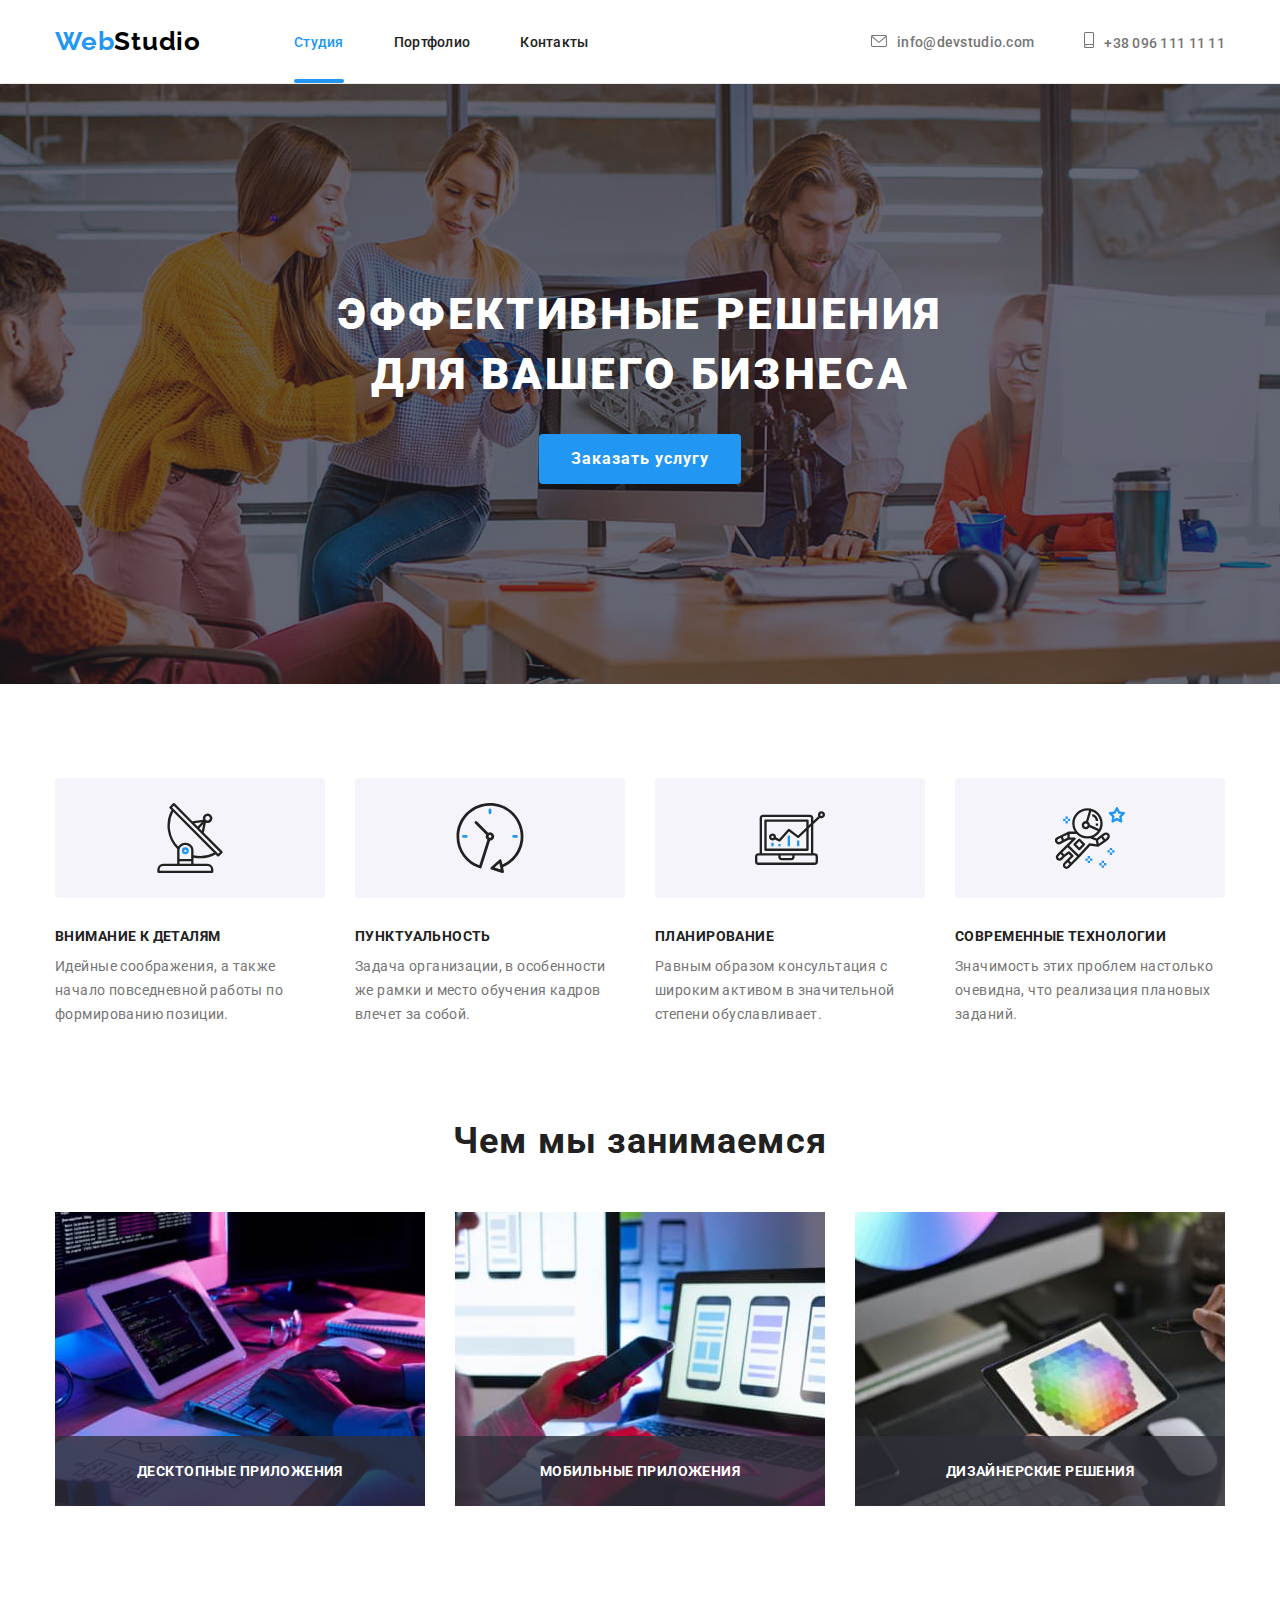
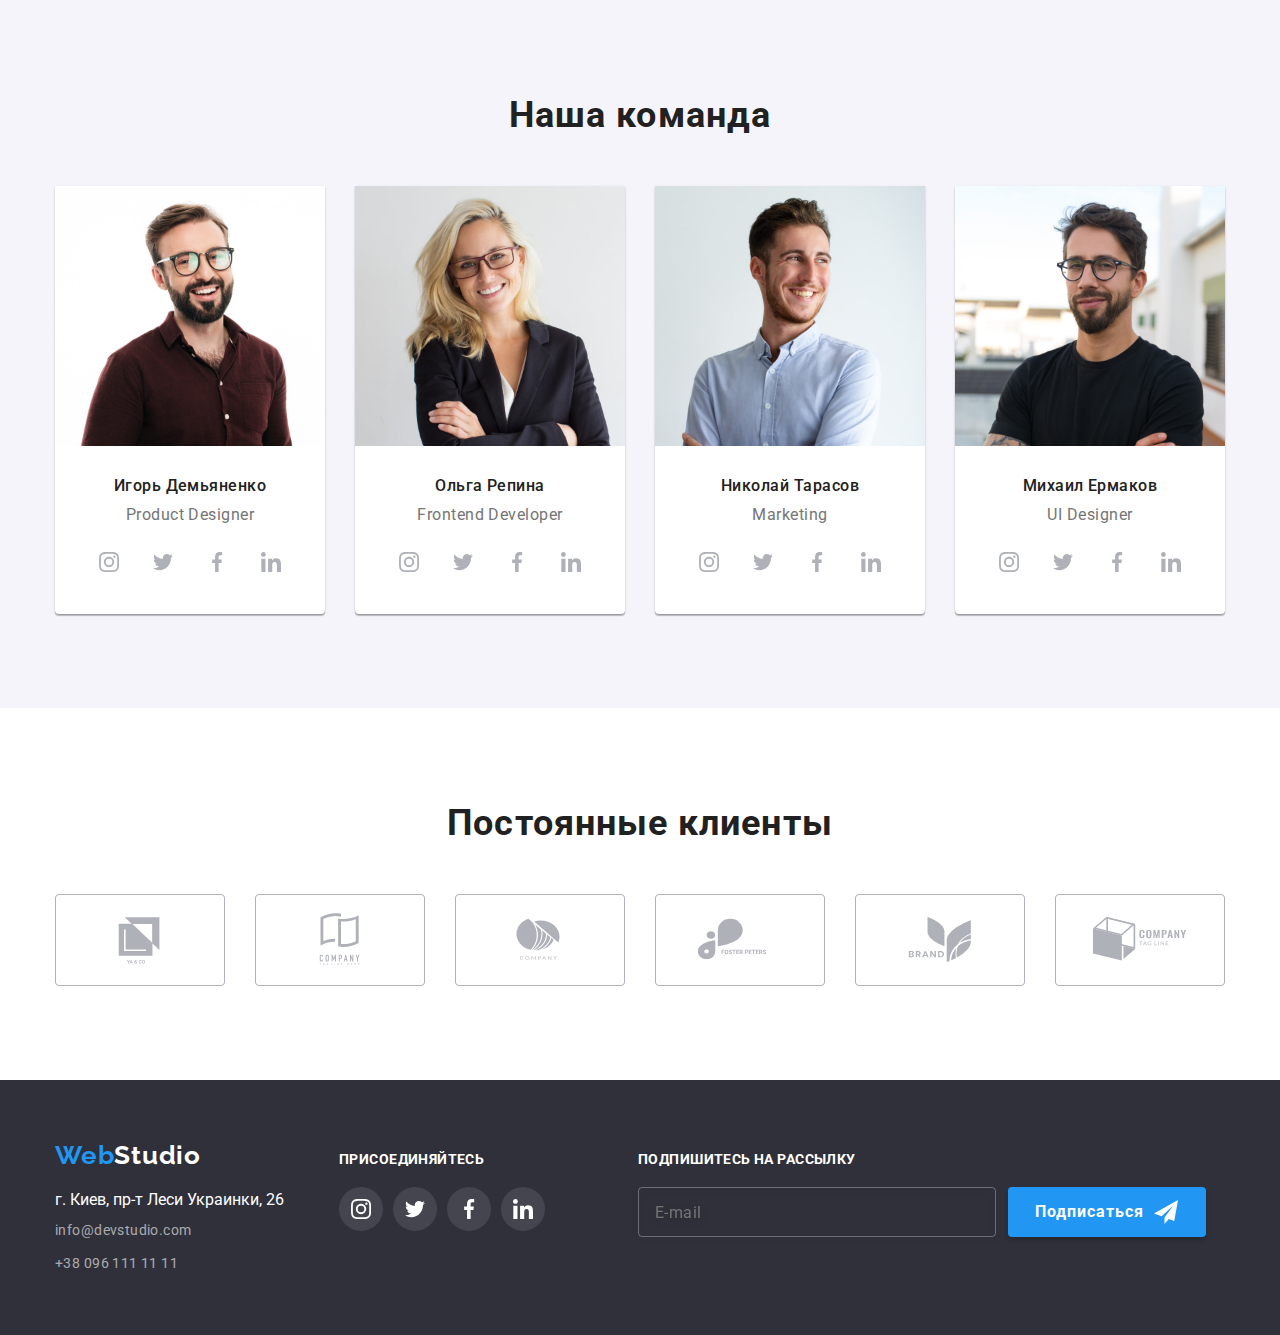
<file: index.html>
<!DOCTYPE html>
<html lang="ru">
  <head>
    <meta charset="UTF-8" />
    <meta http-equiv="X-UA-Compatible" content="IE=edge" />
    <meta name="viewport" content="width=device-width, initial-scale=1.0" />
    <title>WebStudio Main</title>
    <!-- Fonts start -->
    <link rel="preconnect" href="https://fonts.googleapis.com" />
    <link rel="preconnect" href="https://fonts.gstatic.com" crossorigin />
    <link
      href="https://fonts.googleapis.com/css2?family=Raleway:wght@700&family=Roboto:wght@400;500;700;900&display=swap"
      rel="stylesheet"
    />
    <!-- Fonts end -->
    <!-- Modern Normalize start -->
    <link
      rel="stylesheet"
      href="https://cdnjs.cloudflare.com/ajax/libs/modern-normalize/1.1.0/modern-normalize.min.css"
    />
    <!-- Modern Normalize end -->
    <link rel="stylesheet" href="./css/main.min.css" />
    <!-- <link rel="stylesheet" href="./css/styles.css" /> -->
  </head>
  <body data-page>
    <!-- Header section -->
    <header class="header">
      <div class="header__container container">
        <a class="header__logo logo" href="./index.html"
          ><span class="logo__cl">Web</span>Studio</a
        >
        <nav class="nav">
          <ul class="nav__list list">
            <li class="nav__item">
              <a class="nav__link nav__link--current link" href="./index.html"
                >Студия</a
              >
            </li>
            <li class="nav__item">
              <a class="nav__link link" href="./portfolio.html">Портфолио</a>
            </li>
            <li class="nav__item">
              <a class="nav__link link" href="">Контакты</a>
            </li>
          </ul>
        </nav>
        <ul class="contacts list">
          <li class="contacts__item">
            <a class="contacts__link link" href="mailto:info@devstudio.com">
              <svg class="contacts__icon" width="16" height="12">
                <use href="./images/icons.svg#envelope"></use></svg
              >info@devstudio.com</a
            >
          </li>
          <li class="contacts__item">
            <a class="contacts__link link" href="tel:+380961111111">
              <svg class="contacts__icon" width="10" height="16">
                <use href="./images/icons.svg#smartphone"></use></svg
              >+38 096 111 11 11</a
            >
          </li>
        </ul>
      </div>
    </header>
    <!-- Main section -->
    <main class="main">
      <!-- Hero section -->
      <section class="hero">
        <h1 class="hero__title">Эффективные решения для вашего бизнеса</h1>
        <button class="hero__btn btn" type="button" data-modal-open>
          Заказать услугу
        </button>
      </section>

      <!-- Advantages section -->
      <section class="advantages">
        <h2 class="visually-hidden">Наши преимущества</h2>
        <div class="container">
          <ul class="advantages__list list">
            <li class="advantages__item">
              <div class="advantages__bg">
                <svg class="advantages__icon" width="70" height="70">
                  <use href="./images/icons.svg#antenna"></use>
                </svg>
              </div>
              <h3 class="advantages__title">Внимание к деталям</h3>
              <p class="advantages__descr">
                Идейные соображения, а также начало повседневной работы по
                формированию позиции.
              </p>
            </li>
            <li class="advantages__item">
              <div class="advantages__bg">
                <svg class="advantages__icon" width="70" height="70">
                  <use href="./images/icons.svg#clock"></use>
                </svg>
              </div>
              <h3 class="advantages__title">Пунктуальность</h3>
              <p class="advantages__descr">
                Задача организации, в особенности же рамки и место обучения
                кадров влечет за собой.
              </p>
            </li>
            <li class="advantages__item">
              <div class="advantages__bg">
                <svg class="advantages__icon" width="70" height="70">
                  <use href="./images/icons.svg#diagram"></use>
                </svg>
              </div>
              <h3 class="advantages__title">Планирование</h3>
              <p class="advantages__descr">
                Равным образом консультация с широким активом в значительной
                степени обуславливает.
              </p>
            </li>
            <li class="advantages__item">
              <div class="advantages__bg">
                <svg class="advantages__icon" width="70" height="70">
                  <use href="./images/icons.svg#astronaut"></use>
                </svg>
              </div>
              <h3 class="advantages__title">Современные технологии</h3>
              <p class="advantages__descr">
                Значимость этих проблем настолько очевидна, что реализация
                плановых заданий.
              </p>
            </li>
          </ul>
        </div>
      </section>
      <!-- About section -->
      <section class="about">
        <div class="container">
          <h2 class="about__title title">Чем мы занимаемся</h2>
          <ul class="about__list list card-set">
            <li class="about__item card-set__item">
              <img
                src="./images/Home-page/Our-work/box1.jpg"
                alt="работа за компьютером"
                width="370"
                height="294"
                class="about__img"
              />
              <div class="overlay">
                <p class="overlay__title">Десктопные приложения</p>
              </div>
            </li>
            <li class="about__item card-set__item">
              <img
                src="./images/Home-page/Our-work/box2.jpg"
                alt="работа за ноутбуком с телефоном в руках"
                width="370"
                height="294"
                class="about__img"
              />
              <div class="overlay">
                <p class="overlay__title">Мобильные приложения</p>
              </div>
            </li>
            <li class="about__item card-set__item">
              <img
                src="./images/Home-page/Our-work/box3.jpg"
                alt="планшет в руках"
                width="370"
                height="294"
                class="about__img"
              />
              <div class="overlay">
                <p class="overlay__title">Дизайнерские решения</p>
              </div>
            </li>
          </ul>
        </div>
      </section>
      <!-- Team section -->
      <section class="team">
        <div class="container">
          <h2 class="team__title title">Наша команда</h2>
          <ul class="list card-set">
            <li class="team__item card-set__item">
              <img
                src="./images/Home-page/Team/img-1.jpg"
                alt="фото учасника команды"
                width="270"
                height="260"
                class="team__img"
              />
              <div class="team__wrapper">
                <h3 class="team__member">Игорь Демьяненко</h3>
                <p class="team__position" lang="en">Product Designer</p>
                <ul class="socials list">
                  <li class="socials__item">
                    <a
                      class="socials__link link"
                      href=""
                      target="_blank"
                      rel="noopener noreferrer"
                      aria-label="Instagram"
                    >
                      <svg class="socials__icon" width="20" height="20">
                        <use href="./images/icons.svg#instagram"></use>
                      </svg>
                    </a>
                  </li>
                  <li class="socials__item">
                    <a
                      class="socials__link link"
                      href=""
                      target="_blank"
                      rel="noopener noreferrer"
                      aria-label="Twitter"
                    >
                      <svg class="socials__icon" width="20" height="20">
                        <use href="./images/icons.svg#twitter"></use>
                      </svg>
                    </a>
                  </li>
                  <li class="socials__item">
                    <a
                      class="socials__link link"
                      href=""
                      target="_blank"
                      rel="noopener noreferrer"
                      aria-label="Facebook"
                    >
                      <svg class="socials__icon" width="20" height="20">
                        <use href="./images/icons.svg#facebook"></use>
                      </svg>
                    </a>
                  </li>
                  <li class="socials__item">
                    <a
                      class="socials__link link"
                      href=""
                      target="_blank"
                      rel="noopener noreferrer"
                      aria-label="LinkedIn"
                    >
                      <svg class="socials__icon" width="20" height="20">
                        <use href="./images/icons.svg#linkedin"></use>
                      </svg>
                    </a>
                  </li>
                </ul>
              </div>
            </li>
            <li class="team__item card-set__item">
              <img
                src="./images/Home-page/Team/img-2.jpg"
                alt="фото учасника команды"
                width="270"
                height="260"
                class="team__img"
              />
              <div class="team__wrapper">
                <h3 class="team__member">Ольга Репина</h3>
                <p class="team__position" lang="en">Frontend Developer</p>
                <ul class="socials list">
                  <li class="socials__item">
                    <a
                      class="socials__link link"
                      href=""
                      target="_blank"
                      rel="noopener noreferrer"
                      aria-label="Instagram"
                    >
                      <svg class="socials__icon" width="20" height="20">
                        <use href="./images/icons.svg#instagram"></use>
                      </svg>
                    </a>
                  </li>
                  <li class="socials__item">
                    <a
                      class="socials__link link"
                      href=""
                      target="_blank"
                      rel="noopener noreferrer"
                      aria-label="Twitter"
                    >
                      <svg class="socials__icon" width="20" height="20">
                        <use href="./images/icons.svg#twitter"></use>
                      </svg>
                    </a>
                  </li>
                  <li class="socials__item">
                    <a
                      class="socials__link link"
                      href=""
                      target="_blank"
                      rel="noopener noreferrer"
                      aria-label="Facebook"
                    >
                      <svg class="socials__icon" width="20" height="20">
                        <use href="./images/icons.svg#facebook"></use>
                      </svg>
                    </a>
                  </li>
                  <li class="socials__item">
                    <a
                      class="socials__link link"
                      href=""
                      target="_blank"
                      rel="noopener noreferrer"
                      aria-label="LinkedIn"
                    >
                      <svg class="socials__icon" width="20" height="20">
                        <use href="./images/icons.svg#linkedin"></use>
                      </svg>
                    </a>
                  </li>
                </ul>
              </div>
            </li>
            <li class="team__item card-set__item">
              <img
                src="./images/Home-page/Team/img-3.jpg"
                alt="фото учасника команды"
                width="270"
                height="260"
                class="team__img"
              />
              <div class="team__wrapper">
                <h3 class="team__member">Николай Тарасов</h3>
                <p class="team__position" lang="en">Marketing</p>
                <ul class="socials list">
                  <li class="socials__item">
                    <a
                      class="socials__link link"
                      href=""
                      target="_blank"
                      rel="noopener noreferrer"
                      aria-label="Instagram"
                    >
                      <svg class="socials__icon" width="20" height="20">
                        <use href="./images/icons.svg#instagram"></use>
                      </svg>
                    </a>
                  </li>
                  <li class="socials__item">
                    <a
                      class="socials__link link"
                      href=""
                      target="_blank"
                      rel="noopener noreferrer"
                      aria-label="Twitter"
                    >
                      <svg class="socials__icon" width="20" height="20">
                        <use href="./images/icons.svg#twitter"></use>
                      </svg>
                    </a>
                  </li>
                  <li class="socials__item">
                    <a
                      class="socials__link link"
                      href=""
                      target="_blank"
                      rel="noopener noreferrer"
                      aria-label="Facebook"
                    >
                      <svg class="socials__icon" width="20" height="20">
                        <use href="./images/icons.svg#facebook"></use>
                      </svg>
                    </a>
                  </li>
                  <li class="socials__item">
                    <a
                      class="socials__link link"
                      href=""
                      target="_blank"
                      rel="noopener noreferrer"
                      aria-label="LinkedIn"
                    >
                      <svg class="socials__icon" width="20" height="20">
                        <use href="./images/icons.svg#linkedin"></use>
                      </svg>
                    </a>
                  </li>
                </ul>
              </div>
            </li>
            <li class="team__item card-set__item">
              <img
                src="./images/Home-page/Team/img-4.jpg"
                alt="фото учасника команды"
                width="270"
                height="260"
                class="team__img"
              />
              <div class="team__wrapper">
                <h3 class="team__member">Михаил Ермаков</h3>
                <p class="team__position" lang="en">UI Designer</p>
                <ul class="socials list">
                  <li class="socials__item">
                    <a
                      class="socials__link link"
                      href=""
                      target="_blank"
                      rel="noopener noreferrer"
                      aria-label="Instagram"
                    >
                      <svg class="socials__icon" width="20" height="20">
                        <use href="./images/icons.svg#instagram"></use>
                      </svg>
                    </a>
                  </li>
                  <li class="socials__item">
                    <a
                      class="socials__link link"
                      href=""
                      target="_blank"
                      rel="noopener noreferrer"
                      aria-label="Twitter"
                    >
                      <svg class="socials__icon" width="20" height="20">
                        <use href="./images/icons.svg#twitter"></use>
                      </svg>
                    </a>
                  </li>
                  <li class="socials__item">
                    <a
                      class="socials__link link"
                      href=""
                      target="_blank"
                      rel="noopener noreferrer"
                      aria-label="Facebook"
                    >
                      <svg class="socials__icon" width="20" height="20">
                        <use href="./images/icons.svg#facebook"></use>
                      </svg>
                    </a>
                  </li>
                  <li class="socials__item">
                    <a
                      class="socials__link link"
                      href=""
                      target="_blank"
                      rel="noopener noreferrer"
                      aria-label="LinkedIn"
                    >
                      <svg class="socials__icon" width="20" height="20">
                        <use href="./images/icons.svg#linkedin"></use>
                      </svg>
                    </a>
                  </li>
                </ul>
              </div>
            </li>
          </ul>
        </div>
      </section>
      <!-- Clients section -->
      <section class="clients">
        <div class="container">
          <h2 class="clients__title title">Постоянные клиенты</h2>
          <ul class="clients__list list card-set">
            <li class="clients__item card-set__item">
              <a
                href=""
                class="clients__link link"
                target="_blank"
                rel="noopener noreferrer"
                aria-label="company logo"
              >
                <svg class="clients__icon" width="106" height="60">
                  <use href="./images/icons.svg#logo-1"></use>
                </svg>
              </a>
            </li>
            <li class="clients__item card-set__item">
              <a
                href=""
                class="clients__link link"
                target="_blank"
                rel="noopener noreferrer"
                aria-label="company logo"
              >
                <svg class="clients__icon" width="106" height="60">
                  <use href="./images/icons.svg#logo-2"></use>
                </svg>
              </a>
            </li>
            <li class="clients__item card-set__item">
              <a
                href=""
                class="clients__link link"
                target="_blank"
                rel="noopener noreferrer"
                aria-label="company logo"
              >
                <svg class="clients__icon" width="106" height="60">
                  <use href="./images/icons.svg#logo-3"></use>
                </svg>
              </a>
            </li>
            <li class="clients__item card-set__item">
              <a
                href=""
                class="clients__link link"
                target="_blank"
                rel="noopener noreferrer"
                aria-label="company logo"
              >
                <svg class="clients__icon" width="106" height="60">
                  <use href="./images/icons.svg#logo-4"></use>
                </svg>
              </a>
            </li>
            <li class="clients__item card-set__item">
              <a
                href=""
                class="clients__link link"
                target="_blank"
                rel="noopener noreferrer"
                aria-label="company logo"
              >
                <svg class="clients__icon" width="106" height="60">
                  <use href="./images/icons.svg#logo-5"></use>
                </svg>
              </a>
            </li>
            <li class="clients__item card-set__item">
              <a
                href=""
                class="clients__link link"
                target="_blank"
                rel="noopener noreferrer"
                aria-label="company logo"
              >
                <svg class="clients__icon" width="106" height="60">
                  <use href="./images/icons.svg#logo-6"></use>
                </svg>
              </a>
            </li>
          </ul>
        </div>
      </section>
    </main>
    <!-- Footer section -->
    <footer class="footer">
      <div class="footer__container container">
        <div class="address">
          <a class="footer__logo logo" href="./index.html">
            <span class="logo__cl">Web</span>Studio</a
          >
          <address class="address__name">
            <p class="address__street">г. Киев, пр-т Леси Украинки, 26</p>
            <ul class="address__list list">
              <li class="address__item">
                <a class="footer__link link" href="mailto:info@devstudio.com"
                  >info@devstudio.com</a
                >
              </li>
              <li class="address__item">
                <a class="footer__link link" href="tel:+380961111111"
                  >+38 096 111 11 11</a
                >
              </li>
            </ul>
          </address>
        </div>
        <div class="join">
          <h2 class="join__us">присоединяйтесь</h2>
          <ul class="join__list list">
            <li class="join__item">
              <a
                class="join__link link"
                href=""
                target="_blank"
                rel="noopener noreferrer"
                aria-label="Instagram"
              >
                <svg class="join__icon" width="20" height="20">
                  <use href="./images/icons.svg#instagram"></use>
                </svg>
              </a>
            </li>
            <li class="join__item">
              <a
                class="join__link link"
                href=""
                target="_blank"
                rel="noopener noreferrer"
                aria-label="Twitter"
              >
                <svg class="join__icon" width="20" height="20">
                  <use href="./images/icons.svg#twitter"></use>
                </svg>
              </a>
            </li>
            <li class="join__item">
              <a
                class="join__link link"
                href=""
                target="_blank"
                rel="noopener noreferrer"
                aria-label="Facebook"
              >
                <svg class="join__icon" width="20" height="20">
                  <use href="./images/icons.svg#facebook"></use>
                </svg>
              </a>
            </li>
            <li class="join__item">
              <a
                class="join__link link"
                href=""
                target="_blank"
                rel="noopener noreferrer"
                aria-label="LinkedIn"
              >
                <svg class="join__icon" width="20" height="20">
                  <use href="./images/icons.svg#linkedin"></use>
                </svg>
              </a>
            </li>
          </ul>
        </div>
        <div class="subscribe">
          <h2 class="subscribe__title">Подпишитесь на рассылку</h2>
          <form class="subscribe__form">
            <input
              class="subscribe__input"
              type="email"
              name="email"
              placeholder="E-mail"
            />
            <button class="subscribe__btn btn" type="submit">
              <span class="subscribe__btn-text">Подписаться</span>
              <svg class="subscribe__icon" width="24" height="24">
                <use href="./images/icons.svg#send"></use>
              </svg>
            </button>
          </form>
        </div>
      </div>
    </footer>

    <!-- Modal window -->
    <div class="backdrop is-hidden" data-modal>
      <div class="modal">
        <button class="modal__btn" data-modal-close>
          <svg class="modal__btn-icon" width="30" height="30">
            <use href="./images/icons.svg#close"></use>
          </svg>
        </button>
        <strong class="modal__title"
          >Оставьте свои данные, мы вам перезвоним</strong
        >
        <div class="modal__form">
          <form class="form">
            <div class="form__group" role="group">
              <label class="form__label">
                <span class="form__label-text">Имя</span>
                <input
                  class="form__input"
                  type="text"
                  name="user-name"
                  placeholder=" "
                  minlength="3"
                  maxlength="50"
                  required
                />
                <svg class="form__icon" width="18" height="18">
                  <use href="./images/icons.svg#person"></use>
                </svg>
              </label>
              <label class="form__label">
                <span class="form__label-text">Телефон</span>
                <input
                  class="form__input"
                  type="tel"
                  name="user-phone"
                  placeholder=" "
                  minlength="10"
                  maxlength="13"
                  required
                />
                <svg class="form__icon" width="18" height="18">
                  <use href="./images/icons.svg#phone"></use>
                </svg>
              </label>
              <label class="form__label">
                <span class="form__label-text">Почта</span>
                <input
                  class="form__input"
                  type="email"
                  name="user-email"
                  placeholder=" "
                  minlength="7"
                  maxlength="50"
                  required
                />
                <svg class="form__icon" width="18" height="18">
                  <use href="./images/icons.svg#email"></use>
                </svg>
              </label>
              <label class="form__label">
                <span class="form__label-text">Комментарий</span>
                <textarea
                  class="form__comment"
                  name="user-comment"
                  placeholder="Введите текст"
                ></textarea>
              </label>
            </div>
            <label class="checkbox">
              <input
                class="checkbox__input visually-hidden"
                name="checkbox-agreement"
                type="checkbox"
                required
              />
              <svg class="checkbox__icon" width="16" height="15">
                <use
                  class="checkbox__icon--empty"
                  href="./images/icons.svg#check-empty"
                ></use>
                <use
                  class="checkbox__icon--check"
                  href="./images/icons.svg#check"
                ></use>
              </svg>
              <span class="checkbox__agreement"
                >Соглашаюсь с рассылкой и принимаю
                <a class="checkbox__link" href="">Условия договора</a>
              </span>
            </label>
            <button class="form__btn btn" type="submit">
              <span class="form__btn-text">Отправить</span>
            </button>
          </form>
        </div>
      </div>
    </div>

    <script src="./js/modal.js"></script>
  </body>
</html>
</file>
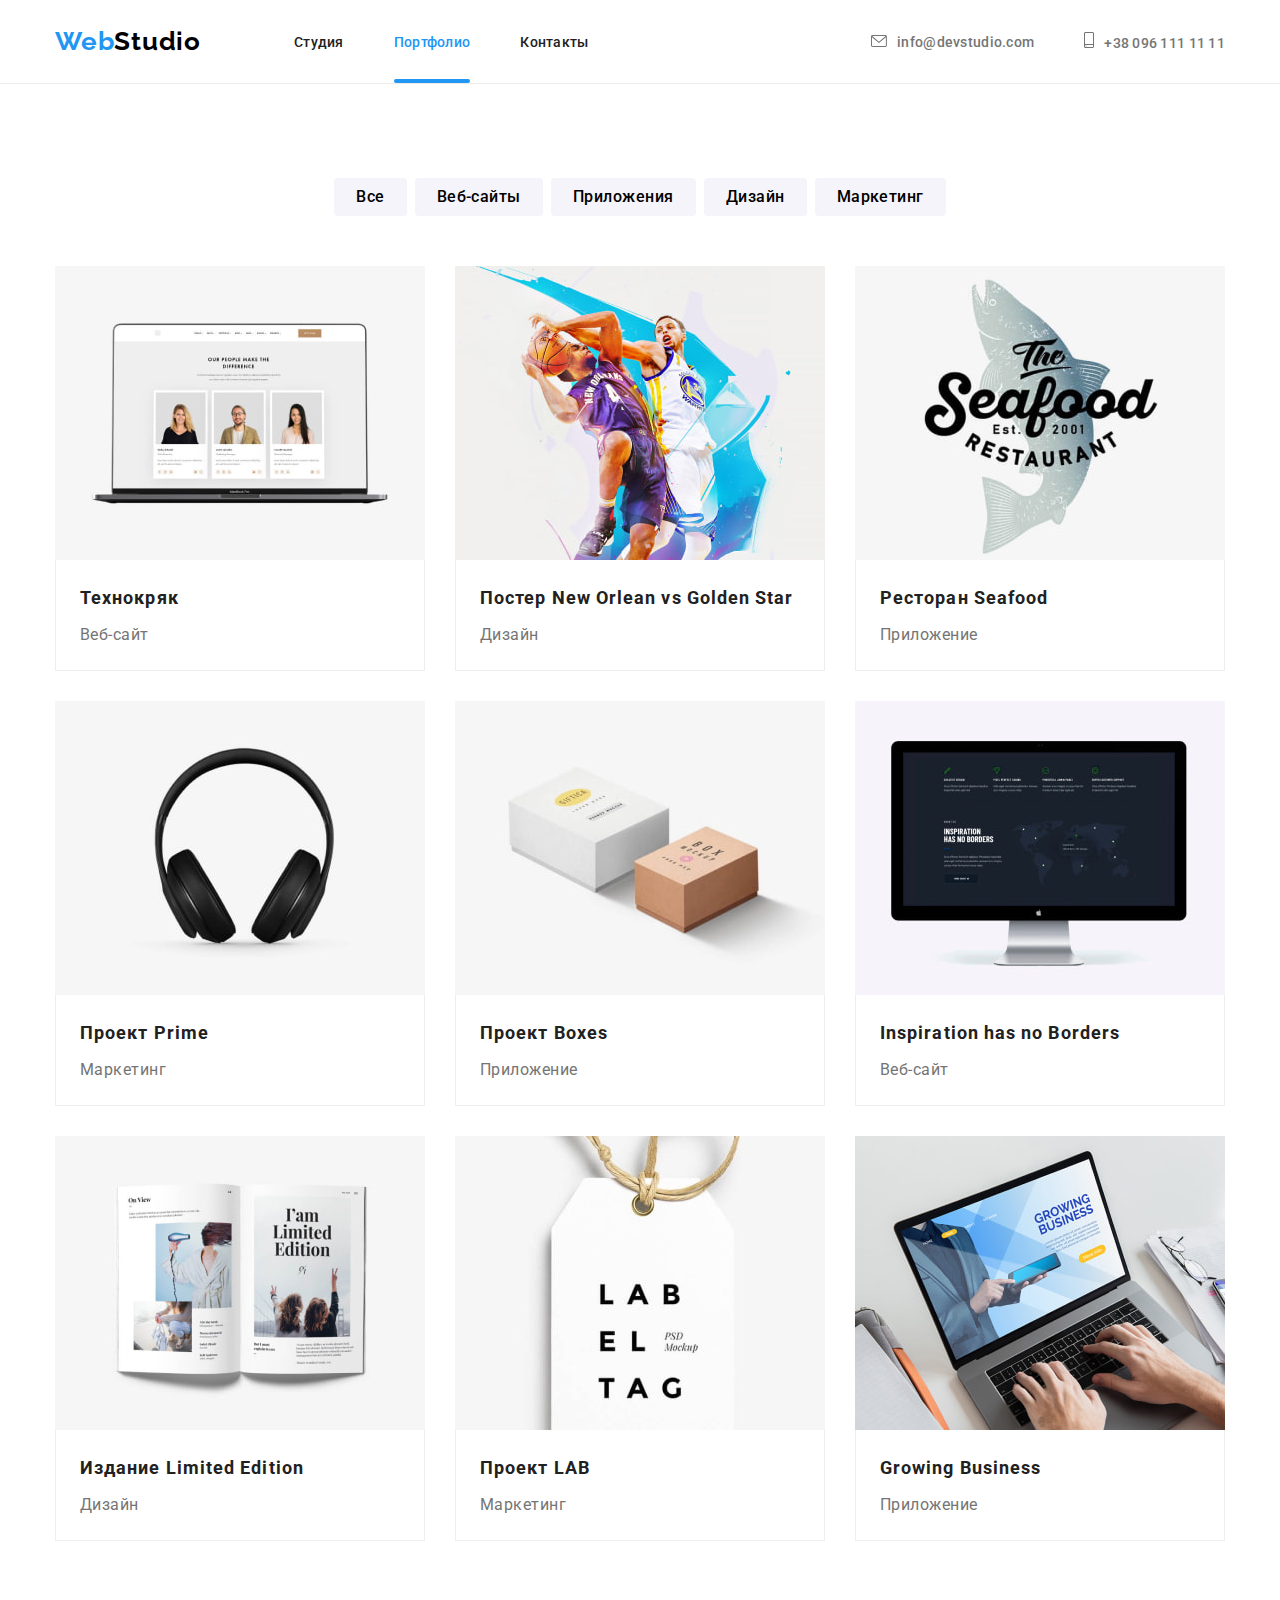
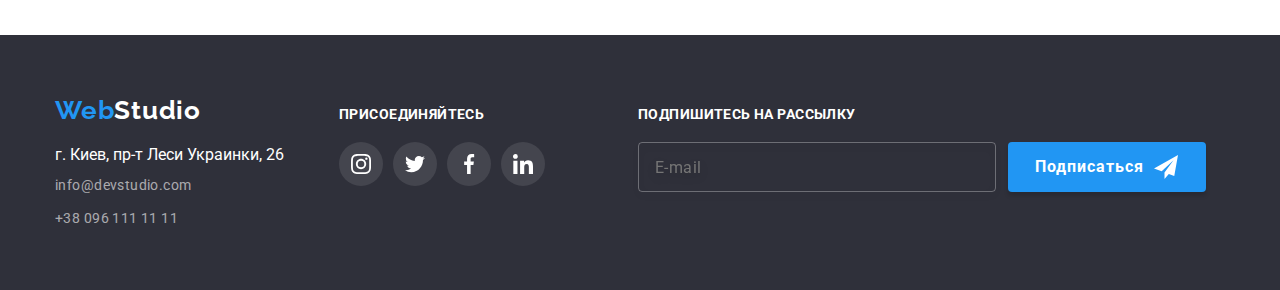
<file: portfolio.html>
<!DOCTYPE html>
<html lang="ru">
  <head>
    <meta charset="UTF-8" />
    <meta http-equiv="X-UA-Compatible" content="IE=edge" />
    <meta name="viewport" content="width=device-width, initial-scale=1.0" />
    <title>WebStudio Portfolio</title>
    <!-- Fonts start -->
    <link rel="preconnect" href="https://fonts.googleapis.com" />
    <link rel="preconnect" href="https://fonts.gstatic.com" crossorigin />
    <link
      href="https://fonts.googleapis.com/css2?family=Raleway:wght@700&family=Roboto:wght@400;500;700;900&display=swap"
      rel="stylesheet"
    />
    <!-- Fonts end -->
    <!-- Modern Normalize start -->
    <link
      rel="stylesheet"
      href="https://cdnjs.cloudflare.com/ajax/libs/modern-normalize/1.1.0/modern-normalize.min.css"
    />
    <!-- Modern Normalize end -->
    <link rel="stylesheet" href="./css/main.min.css" />
    <!-- <link rel="stylesheet" href="./css/styles.css" /> -->
  </head>
  <body>
    <!-- Header section -->
    <header class="header">
      <div class="header__container container">
        <a class="header__logo logo" href="./index.html"
          ><span class="logo__cl">Web</span>Studio</a
        >
        <nav class="nav">
          <ul class="nav__list list">
            <li class="nav__item">
              <a class="nav__link link" href="./index.html">Студия</a>
            </li>
            <li class="nav__item">
              <a
                class="nav__link nav__link--current link"
                href="./portfolio.html"
                >Портфолио</a
              >
            </li>
            <li class="nav__item">
              <a class="nav__link link" href="">Контакты</a>
            </li>
          </ul>
        </nav>
        <ul class="contacts list">
          <li class="contacts__item">
            <a class="contacts__link link" href="mailto:info@devstudio.com">
              <svg class="contacts__icon" width="16" height="12">
                <use href="./images/icons.svg#envelope"></use></svg
              >info@devstudio.com</a
            >
          </li>
          <li class="contacts__item">
            <a class="contacts__link link" href="tel:+380961111111">
              <svg class="contacts__icon" width="10" height="16">
                <use href="./images/icons.svg#smartphone"></use></svg
              >+38 096 111 11 11</a
            >
          </li>
        </ul>
      </div>
    </header>
    <!-- Main section-->
    <main class="main">
      <section class="works">
        <div class="container">
          <h1 hidden>Наши работы</h1>
          <ul class="filter list">
            <li class="filter__item">
              <button class="filter__btn btn" type="button">Все</button>
            </li>
            <li class="filter__item">
              <button class="filter__btn btn" type="button">Веб-сайты</button>
            </li>
            <li class="filter__item">
              <button class="filter__btn btn" type="button">Приложения</button>
            </li>
            <li class="filter__item">
              <button class="filter__btn btn" type="button">Дизайн</button>
            </li>
            <li class="filter__item">
              <button class="filter__btn btn" type="button">Маркетинг</button>
            </li>
          </ul>
          <ul class="works__list list card-set">
            <li class="works__item card-set__item">
              <a href="" class="works__link link">
                <div class="works__overlay-wrapper">
                  <img
                    src="./images/Portfolio/img-1.jpg"
                    alt="ноутбук с открытым сайтом"
                    width="370"
                    height="294"
                    class="works__img"
                  />
                  <div class="works__overlay">
                    <p class="works__overlay-text">
                      Ресурс предлагает комплексные предложения с разным уровнем
                      функционала и сервисов. Все это позволит посетителю
                      получить исчерпывающие сведения о компании или частном
                      лице.
                    </p>
                  </div>
                </div>
                <div class="works__wrapper">
                  <h2 class="works__title">Технокряк</h2>
                  <p class="works__type">Веб-сайт</p>
                </div>
              </a>
            </li>
            <li class="works__item card-set__item">
              <a href="" class="works__link link">
                <div class="works__overlay-wrapper">
                  <img
                    src="./images/Portfolio/img-2.jpg"
                    alt="постер с игрой в баскетбол"
                    width="370"
                    height="294"
                    class="works__img"
                  />
                  <div class="works__overlay">
                    <p class="works__overlay-text">
                      Ресурс предлагает комплексные предложения с разным уровнем
                      функционала и сервисов. Все это позволит посетителю
                      получить исчерпывающие сведения о компании или частном
                      лице.
                    </p>
                  </div>
                </div>
                <div class="works__wrapper">
                  <h2 class="works__title">
                    Постер <span lang="en">New Orlean vs Golden Star</span>
                  </h2>
                  <p class="works__type">Дизайн</p>
                </div>
              </a>
            </li>
            <li class="works__item card-set__item">
              <a href="" class="works__link link">
                <div class="works__overlay-wrapper">
                  <img
                    src="./images/Portfolio/img-3.jpg"
                    alt="постер ресторана морепродуктов"
                    width="370"
                    height="294"
                    class="works__img"
                  />
                  <div class="works__overlay">
                    <p class="works__overlay-text">
                      Ресурс предлагает комплексные предложения с разным уровнем
                      функционала и сервисов. Все это позволит посетителю
                      получить исчерпывающие сведения о компании или частном
                      лице.
                    </p>
                  </div>
                </div>
                <div class="works__wrapper">
                  <h2 class="works__title">
                    Ресторан <span lang="en">Seafood</span>
                  </h2>
                  <p class="works__type">Приложение</p>
                </div>
              </a>
            </li>
            <li class="works__item card-set__item">
              <a href="" class="works__link link">
                <div class="works__overlay-wrapper">
                  <img
                    src="./images/Portfolio/img-4.jpg"
                    alt="наушники"
                    width="370"
                    height="294"
                    class="works__img"
                  />
                  <div class="works__overlay">
                    <p class="works__overlay-text">
                      Ресурс предлагает комплексные предложения с разным уровнем
                      функционала и сервисов. Все это позволит посетителю
                      получить исчерпывающие сведения о компании или частном
                      лице.
                    </p>
                  </div>
                </div>
                <div class="works__wrapper">
                  <h2 class="works__title">
                    Проект <span lang="en">Prime</span>
                  </h2>
                  <p class="works__type">Маркетинг</p>
                </div>
              </a>
            </li>
            <li class="works__item card-set__item">
              <a href="" class="works__link link">
                <div class="works__overlay-wrapper">
                  <img
                    src="./images/Portfolio/img-5.jpg"
                    alt="белая и коричневая коробки"
                    width="370"
                    height="294"
                    class="works__img"
                  />
                  <div class="works__overlay">
                    <p class="works__overlay-text">
                      Ресурс предлагает комплексные предложения с разным уровнем
                      функционала и сервисов. Все это позволит посетителю
                      получить исчерпывающие сведения о компании или частном
                      лице.
                    </p>
                  </div>
                </div>
                <div class="works__wrapper">
                  <h2 class="works__title">
                    Проект <span lang="en">Boxes</span>
                  </h2>
                  <p class="works__type">Приложение</p>
                </div>
              </a>
            </li>
            <li class="works__item card-set__item">
              <a href="" class="works__link link">
                <div class="works__overlay-wrapper">
                  <img
                    src="./images/Portfolio/img-6.jpg"
                    alt="экран компьютера с открытым сайтом"
                    width="370"
                    height="294"
                    class="works__img"
                  />
                  <div class="works__overlay">
                    <p class="works__overlay-text">
                      Ресурс предлагает комплексные предложения с разным уровнем
                      функционала и сервисов. Все это позволит посетителю
                      получить исчерпывающие сведения о компании или частном
                      лице.
                    </p>
                  </div>
                </div>
                <div class="works__wrapper">
                  <h2 class="works__title" lang="en">
                    Inspiration has no Borders
                  </h2>
                  <p class="works__type">Веб-сайт</p>
                </div>
              </a>
            </li>
            <li class="works__item card-set__item">
              <a href="" class="works__link link">
                <div class="works__overlay-wrapper">
                  <img
                    src="./images/Portfolio/img-7.jpg"
                    alt="разворот журнала"
                    width="370"
                    height="294"
                    class="works__img"
                  />
                  <div class="works__overlay">
                    <p class="works__overlay-text">
                      Ресурс предлагает комплексные предложения с разным уровнем
                      функционала и сервисов. Все это позволит посетителю
                      получить исчерпывающие сведения о компании или частном
                      лице.
                    </p>
                  </div>
                </div>
                <div class="works__wrapper">
                  <h2 class="works__title">
                    Издание <span lang="en">Limited Edition</span>
                  </h2>
                  <p class="works__type">Дизайн</p>
                </div>
              </a>
            </li>
            <li class="works__item card-set__item">
              <a href="" class="works__link link">
                <div class="works__overlay-wrapper">
                  <img
                    src="./images/Portfolio/img-8.jpg"
                    alt="белая бирка с надписью"
                    width="370"
                    height="294"
                    class="works__img"
                  />
                  <div class="works__overlay">
                    <p class="works__overlay-text">
                      Ресурс предлагает комплексные предложения с разным уровнем
                      функционала и сервисов. Все это позволит посетителю
                      получить исчерпывающие сведения о компании или частном
                      лице.
                    </p>
                  </div>
                </div>
                <div class="works__wrapper">
                  <h2 class="works__title">
                    Проект <span lang="en">LAB</span>
                  </h2>
                  <p class="works__type">Маркетинг</p>
                </div>
              </a>
            </li>
            <li class="works__item card-set__item">
              <a href="" class="works__link link">
                <div class="works__overlay-wrapper">
                  <img
                    src="./images/Portfolio/img-9.jpg"
                    alt="работа за ноутбуком"
                    width="370"
                    height="294"
                    class="works__img"
                  />
                  <div class="works__overlay">
                    <p class="works__overlay-text">
                      Ресурс предлагает комплексные предложения с разным уровнем
                      функционала и сервисов. Все это позволит посетителю
                      получить исчерпывающие сведения о компании или частном
                      лице.
                    </p>
                  </div>
                </div>
                <div class="works__wrapper">
                  <h2 class="works__title" lang="en">Growing Business</h2>
                  <p class="works__type">Приложение</p>
                </div>
              </a>
            </li>
          </ul>
        </div>
      </section>
    </main>
    <!-- Footer section-->
    <footer class="footer">
      <div class="footer__container container">
        <div class="address">
          <a class="footer__logo logo" href="./index.html">
            <span class="logo__cl">Web</span>Studio</a
          >
          <address class="address__name">
            <p class="address__street">г. Киев, пр-т Леси Украинки, 26</p>
            <ul class="address__list list">
              <li class="address__item">
                <a class="footer__link link" href="mailto:info@devstudio.com"
                  >info@devstudio.com</a
                >
              </li>
              <li class="address__item">
                <a class="footer__link link" href="tel:+380961111111"
                  >+38 096 111 11 11</a
                >
              </li>
            </ul>
          </address>
        </div>
        <div class="join">
          <h2 class="join__us">присоединяйтесь</h2>
          <ul class="join__list list">
            <li class="join__item">
              <a
                class="join__link link"
                href=""
                target="_blank"
                rel="noopener noreferrer"
                aria-label="Instagram"
              >
                <svg class="join__icon" width="20" height="20">
                  <use href="./images/icons.svg#instagram"></use>
                </svg>
              </a>
            </li>
            <li class="join__item">
              <a
                class="join__link link"
                href=""
                target="_blank"
                rel="noopener noreferrer"
                aria-label="Twitter"
              >
                <svg class="join__icon" width="20" height="20">
                  <use href="./images/icons.svg#twitter"></use>
                </svg>
              </a>
            </li>
            <li class="join__item">
              <a
                class="join__link link"
                href=""
                target="_blank"
                rel="noopener noreferrer"
                aria-label="Facebook"
              >
                <svg class="join__icon" width="20" height="20">
                  <use href="./images/icons.svg#facebook"></use>
                </svg>
              </a>
            </li>
            <li class="join__item">
              <a
                class="join__link link"
                href=""
                target="_blank"
                rel="noopener noreferrer"
                aria-label="LinkedIn"
              >
                <svg class="join__icon" width="20" height="20">
                  <use href="./images/icons.svg#linkedin"></use>
                </svg>
              </a>
            </li>
          </ul>
        </div>
        <div class="subscribe">
          <h2 class="subscribe__title">Подпишитесь на рассылку</h2>
          <form class="subscribe__form">
            <input
              class="subscribe__input"
              type="email"
              name="email"
              placeholder="E-mail"
            />
            <button class="subscribe__btn btn" type="submit">
              <span class="subscribe__btn-text">Подписаться</span>
              <svg class="subscribe__icon" width="24" height="24">
                <use href="./images/icons.svg#send"></use>
              </svg>
            </button>
          </form>
        </div>
      </div>
    </footer>
  </body>
</html>
</file>
<file: css/styles.css>
/* :root {
  /* Fonts */
  --main-font: "Roboto", sans-serif;
  --secondary-font: "Raleway", sans-serif;

  /* Text colors */
  --main-txt-cl: #212121;
  --secondary-txt-cl: #757575;
  --accent-txt-cl: #2196f3;
  --light-txt-cl: #ffffff;
  --dark-txt-cl: #000000;
  --social-icons-cl: #afb1b8;

  /* Bg colors */
  --light-bg-cl: #f5f4fa;
  --dark-bg-cl: #2f303a;

  /* others */
  --indent: 30px;
  --items: 3;
  --animation: 250ms cubic-bezier(0.4, 0, 0.2, 1);
} */

/* body {
  font-family: var(--main-font);
  color: var(--main-txt-cl);
}

.no-scroll {
  overflow: hidden;
} */

/* Reset styles
h1,
h2,
h3,
h4,
h5,
h6,
p {
  margin: 0;
}
img {
  display: block;
  max-width: 100%;
}

.link,
.logo {
  text-decoration: none;
  color: currentColor;
}

.address__name {
  font-style: normal;
}

.list {
  list-style: none;
  margin: 0;
  padding: 0;
} */

/* 
.visually-hidden {
  position: absolute;
  white-space: nowrap;
  width: 1px;
  height: 1px;
  overflow: hidden;
  border: 0;
  padding: 0;
  clip: rect(0 0 0 0);
  clip-path: inset(50%);
  margin: -1px;
} */

/* Card set */

/* .card-set {
  display: flex;
  flex-wrap: wrap;
  gap: var(--indent);
}

.card-set__item {
  flex-basis: calc((100% - var(--indent) * (var(--items) - 1)) / var(--items));
} */

/* Base styles */

/* .container {
  width: 1200px;
  padding-left: 15px;
  padding-right: 15px;
  margin-left: auto;
  margin-right: auto;

  /* outline: 2px solid red;
  outline-offset: -2px; */
/* } */

/* .link:hover,
.link:focus {
  color: var(--accent-txt-cl);
}

.works__link:hover,
.works__link:focus {
  color: var(--main-txt-cl);
  box-shadow: 0px 1px 1px rgba(0, 0, 0, 0.12), 0px 4px 4px rgba(0, 0, 0, 0.06),
    1px 4px 6px rgba(0, 0, 0, 0.16);
}

.btn {
  font-family: inherit;
  border: transparent;
  cursor: pointer;
}

.title {
  font-weight: 700;
  font-size: 36px;
  line-height: calc(42 / 36);
  letter-spacing: 0.03em;
} */

/* Header section */

/* .header {
  border-bottom: 1px solid #ececec;
}

.header__container {
  display: flex;
  align-items: center;
}

.header__logo {
  margin-right: 93px;

  color: var(--dark-txt-cl);
} */

/* .logo {
  font-family: var(--secondary-font);
  font-weight: 700;
  font-size: 26px;
  line-height: calc(31 / 26);
  letter-spacing: 0.03em;
}

.logo__cl {
  color: var(--accent-txt-cl);
} */

/* .nav__list {
  display: flex;
  gap: 50px;
}

.nav__link {
  font-weight: 500;
  font-size: 14px;
  line-height: calc(16 / 14);
  letter-spacing: 0.02em;
  color: var(--main-txt-cl);
}

.nav__link--current {
  position: relative;

  color: var(--accent-txt-cl);
}

.nav__link--current::after {
  position: absolute;
  content: "";
  bottom: -1px;
  left: 0;
  width: 100%;
  height: 4px;
  border-radius: 2px;
  background-color: var(--accent-txt-cl);
}

.nav__link,
.contacts__link {
  display: block;
  padding-top: 32px;
  padding-bottom: 32px;

  transition: color var(--animation);
}

.contacts {
  display: flex;
  margin-left: auto;
  gap: 50px;
  align-items: center;

  color: var(--secondary-txt-cl);
  font-weight: 500;
  font-size: 14px;
  line-height: calc(16 / 14);
  letter-spacing: 0.02em;
}

.contacts__link {
  display: flex;
  align-items: center;
}

.contacts__icon {
  margin-right: 10px;
  fill: currentColor;
} */

/* STUDIO Hero section */

/* .hero {
  padding-top: 200px;
  padding-bottom: 200px;
  max-width: 1600px;
  height: 600px;
  margin-right: auto;
  margin-left: auto;

  background-color: var(--dark-bg-cl);
  background-image: linear-gradient(
      to right,
      rgba(47, 48, 58, 0.4),
      rgba(47, 48, 58, 0.4)
    ),
    url(../images/Home-page/Hero/hero-bg.jpg);
  background-position: center;
  background-repeat: no-repeat;
  background-size: cover;
}

.hero__title {
  display: block;
  width: 696px;
  margin-left: auto;
  margin-right: auto;
  margin-bottom: 30px;

  font-weight: 900;
  font-size: 44px;
  line-height: calc(60 / 44);
  letter-spacing: 0.06em;
  text-transform: uppercase;
  color: var(--light-txt-cl);

  text-align: center;
}

.hero__btn {
  display: block;
  margin-left: auto;
  margin-right: auto;
  min-width: 200px;
  min-height: 50px;
  padding: 10px 32px;
  border-radius: 4px;

  background-color: var(--accent-txt-cl);
  color: var(--light-txt-cl);
  font-weight: 700;
  font-size: 16px;
  line-height: calc(30 / 16);
  letter-spacing: 0.06em;

  transition: background-color var(--animation);
}

.hero__btn:hover,
.hero__btn:focus {
  background-color: #188ce8;
} */

/* STUDIO Advantages section */

/* .advantages {
  padding-top: 94px;
  padding-bottom: 94px;
}

.advantages__list {
  display: flex;
  gap: 30px;
}

.advantages__title {
  margin-bottom: 10px;
  font-weight: 700;
  font-size: 14px;
  line-height: calc(16 / 14);
  letter-spacing: 0.03em;
  text-transform: uppercase;
}

.advantages__item {
  width: 270px;
}

.advantages__bg {
  display: flex;
  width: 270px;
  height: 120px;
  border-radius: 4px;
  margin-bottom: 30px;
  align-items: center;
  justify-content: center;

  background-color: var(--light-bg-cl);
}

.advantages__descr {
  font-size: 14px;
  line-height: calc(24 / 14);
  letter-spacing: 0.03em;
  color: var(--secondary-txt-cl);
} */

/* STUDIO About section */

/* .about {
  padding-bottom: 94px;
}

.about__title {
  margin-bottom: 50px;
  text-align: center;
}

.about__list {
  display: flex;
}

.about__item {
  position: relative;
} */

/* .overlay {
  position: absolute;
  display: flex;
  justify-content: center;
  align-items: center;
  width: 100%;
  bottom: 0;
  left: 0;
  padding-top: 27px;
  padding-bottom: 27px;
  background-color: rgba(47, 48, 58, 0.8);
}

.overlay__title {
  font-weight: 700;
  font-size: 14px;
  line-height: calc(16 / 14);
  letter-spacing: 0.03em;
  text-transform: uppercase;
  color: var(--light-txt-cl);
} */

/* STUDIO Team section */

/* .team {
  padding-top: 94px;
  padding-bottom: 94px;

  background-color: var(--light-bg-cl);
}

.team__title {
  margin-bottom: 50px;
  text-align: center;
}

.team__item {
  --items: 4;

  background: var(--light-txt-cl);
  box-shadow: 0px 1px 3px rgba(0, 0, 0, 0.12), 0px 1px 1px rgba(0, 0, 0, 0.14),
    0px 2px 1px rgba(0, 0, 0, 0.2);
  border-radius: 0px 0px 4px 4px;
}

.team__wrapper {
  padding-top: 30px;
  padding-bottom: 30px;
  text-align: center;
}

.team__member {
  margin-bottom: 10px;
  font-weight: 500;
  font-size: 16px;
  line-height: calc(19 / 16);
  letter-spacing: 0.03em;
}

.team__position {
  line-height: calc(19 / 16);
  letter-spacing: 0.03em;
  color: var(--secondary-txt-cl);
  margin-bottom: 16px;
} */

/* TEAM icons section */

/* .socials {
  display: flex;
  align-items: center;
  justify-content: center;
  gap: 10px;
}

.socials__link {
  display: flex;
  width: 44px;
  height: 44px;
  border-radius: 50%;
  align-items: center;
  justify-content: center;

  transition: background-color var(--animation);

  /* outline: 2px solid red; */
/* } */

/* .socials__icon {
  fill: var(--social-icons-cl);
  transition: fill var(--animation);
}

.socials__link:hover,
.socials__link:focus {
  background-color: var(--accent-txt-cl);
}

.socials__link:hover .socials__icon,
.socials__link:focus .socials__icon {
  fill: var(--light-txt-cl);
} */
*/

/* STUDIO Clients section */

/* .clients {
  padding-top: 94px;
  padding-bottom: 94px;
}

.clients__title {
  margin-bottom: 50px;
  text-align: center;
}

.clients__item {
  --items: 6;
}

.clients__link {
  display: flex;
  align-items: center;
  justify-content: center;
  border: 1px solid var(--social-icons-cl);
  border-radius: 4px;
  width: 170px;
  height: 92px;

  transition: border-color var(--animation);
}

.clients__icon {
  fill: var(--social-icons-cl);
  transition: fill var(--animation);
}

.clients__link:hover,
.clients__link:focus {
  border-color: var(--accent-txt-cl);
  cursor: pointer;
}

.clients__link:hover .clients__icon,
.clients__link:focus .clients__icon {
  fill: var(--accent-txt-cl);
} */

/* PORTFOLIO Works section */

/* .filter {
  display: flex;
  gap: 8px;
  justify-content: center;
  margin-bottom: 50px;
}

.filter__btn {
  padding: 6px 22px;

  background-color: var(--light-bg-cl);
  font-weight: 500;
  font-size: 16px;
  line-height: calc(26 / 16);
  letter-spacing: 0.03em;
  border-radius: 4px;

  transition: background-color var(--animation), color var(--animation),
    box-shadow var(--animation);
}

.filter__btn:hover,
.filter__btn:focus {
  background-color: var(--accent-txt-cl);
  color: var(--light-txt-cl);
  box-shadow: 0px 3px 1px rgba(0, 0, 0, 0.1), 0px 1px 2px rgba(0, 0, 0, 0.08),
    0px 2px 2px rgba(0, 0, 0, 0.12);
} */

/* .works {
  padding-top: 94px;
  padding-bottom: 94px;
}

.works__list {
  display: flex;
}

.works__link {
  display: block;

  transition: box-shadow var(--animation);
}

.works__link:hover .works__overlay {
  transform: translateY(0);
}

.works__overlay-wrapper {
  position: relative;
  overflow: hidden;
}

.works__overlay {
  position: absolute;
  top: 0;
  left: 0;

  transform: translateY(100%);

  display: flex;
  align-items: center;
  justify-content: center;

  width: 100%;
  height: 100%;
  padding-left: 24px;
  padding-right: 24px;

  background-color: var(--accent-txt-cl);
  opacity: 0.9;

  transition: transform var(--animation);
}

.works__overlay-text {
  font-size: 18px;
  line-height: calc(28 / 18);
  letter-spacing: 0.03em;
  color: var(--light-txt-cl);
  user-select: none;
}

.works__wrapper {
  padding: 20px 24px;
  background: var(--light-txt-cl);
  border-right: 1px solid #eeeeee;
  border-left: 1px solid #eeeeee;
  border-bottom: 1px solid #eeeeee;
}

.works__title {
  margin-bottom: 4px;
  font-weight: 700;
  font-size: 18px;
  line-height: calc(36 / 18);
  letter-spacing: 0.06em;
}

.works__type {
  line-height: calc(30 / 16);
  letter-spacing: 0.03em;
  color: var(--secondary-txt-cl);
} */

/* Footer section */

/* .footer {
  padding-top: 60px;
  padding-bottom: 60px;

  background-color: var(--dark-bg-cl);
}

.footer__container {
  display: flex;
  align-items: baseline;
}

.footer__logo {
  display: block;
  margin-bottom: 20px;

  color: var(--light-txt-cl);
}

.footer__link {
  transition: color var(--animation);
}

.footer__link:hover,
.footer__link:focus {
  color: var(--light-txt-cl);
}

.address {
  margin-right: 55px;
}

.address__street {
  margin-bottom: 9px;
  color: var(--light-txt-cl);
}

.address__item {
  font-size: 14px;
  line-height: calc(24 / 14);
  letter-spacing: 0.03em;
  color: rgba(255, 255, 255, 0.6);
}

.address__item:not(:last-child) {
  margin-bottom: 9px;
}

.join {
  margin-right: 93px;
}

.join__us {
  margin-bottom: 20px;

  font-weight: 700;
  font-size: 14px;
  line-height: calc(16 / 14);
  letter-spacing: 0.03em;
  text-transform: uppercase;

  color: var(--light-txt-cl);
}

.join__list {
  display: flex;
  align-items: center;
  justify-content: center;
  gap: 10px;
}

.join__link {
  display: flex;
  width: 44px;
  height: 44px;
  border-radius: 50%;
  align-items: center;
  justify-content: center;

  background-color: rgba(255, 255, 255, 0.1);

  transition: background-color var(--animation);
}

.join__icon {
  fill: var(--light-txt-cl);

  transition: fill var(--animation);
}

.join__link:hover,
.join__link:focus {
  background-color: var(--accent-txt-cl);
}

.join__link:hover .join__icon,
.join__link:focus .join__icon {
  fill: var(--light-txt-cl);
}

.subscribe {
  display: block;
}

.subscribe__title {
  margin-bottom: 20px;
  font-weight: 700;
  font-size: 14px;
  line-height: calc(16 / 14);
  letter-spacing: 0.03em;
  text-transform: uppercase;

  color: var(--light-txt-cl);
}

.subscribe__form {
  display: flex;
}

.subscribe__input {
  display: inline-block;
  margin-right: 12px;
  width: 358px;
  height: 50px;
  padding-top: 15px;
  padding-bottom: 15px;
  padding-left: 16px;

  line-height: calc(20 / 16);
  letter-spacing: 0.03em;
  color: rgba(255, 255, 255, 0.6);

  border: 1px solid rgba(255, 255, 255, 0.3);
  filter: drop-shadow(0px 4px 4px rgba(0, 0, 0, 0.15));
  border-radius: 4px;
  background-color: inherit;
  transition: border-color var(--animation);
}

.subscribe__input:focus {
  border-color: var(--accent-txt-cl);
  outline: transparent;
}

.subscribe__input:invalid:not(:placeholder-shown) {
  border-color: red;
}

.subscribe__btn {
  display: inline-flex;
  gap: 10px;
  align-items: center;
  justify-content: center;
  padding: 10px 28px 10px 27px;

  background-color: var(--accent-txt-cl);
  box-shadow: 0px 4px 4px rgba(0, 0, 0, 0.15);
  border-radius: 4px;

  transition: background-color var(--animation);
}

.subscribe__btn-text {
  font-weight: 700;
  line-height: calc(30 / 16);
  letter-spacing: 0.06em;

  color: var(--light-txt-cl);
}

.subscribe__btn:hover,
.subscribe__btn:focus {
  background-color: #188ce8;
} */

/* Modal Window */

/* .backdrop {
  position: fixed;
  top: 0;
  left: 0;

  width: 100%;
  height: 100%;

  background-color: rgba(0, 0, 0, 0.2);

  z-index: 1000;
  transition: opacity var(--animation), visibility var(--animation);
}

.backdrop.is-hidden {
  opacity: 0;
  visibility: hidden;
  pointer-events: none;
}

.backdrop.is-hidden .modal {
  opacity: 0;
  transform: translate(-50%, -50%) scale(0.2);
} */

/* .modal {
  position: absolute;
  top: 50%;
  left: 50%;
  transform: translate(-50%, -50%) scale(1);
  padding: 40px;

  width: 528px;
  height: 581px;
  background-color: #ffffff;
  box-shadow: 0px 1px 3px rgba(0, 0, 0, 0.12), 0px 1px 1px rgba(0, 0, 0, 0.14),
    0px 2px 1px rgba(0, 0, 0, 0.2);
  border-radius: 4px;

  opacity: 1;
  transition: transform var(--animation), opacity var(--animation);
} */

/* .modal__btn {
  position: absolute;
  top: 8px;
  right: 8px;
  width: 30px;
  height: 30px;

  display: flex;
  align-items: center;
  justify-content: center;

  background-color: transparent;
  border: 1px solid rgba(0, 0, 0, 0.1);
  border-radius: 50%;

  cursor: pointer;
  transition: fill var(--animation);
}

.modal__btn:hover,
.modal__btn:focus {
  fill: var(--accent-txt-cl);
}

.modal__title {
  display: block;
  font-weight: 700;
  font-size: 20px;
  line-height: calc(23 / 20);
  text-align: center;
  letter-spacing: 0.03em;
}

.modal__form {
  margin-top: 12px;
} */

/* .form {
  text-align: center;
}

.form__label {
  position: relative;
  display: flex;
  flex-direction: column;
  text-align: left;

  margin-bottom: 10px;
}

.form__label:last-child {
  margin-bottom: 0;
}

.form__label-text {
  font-size: 12px;
  line-height: calc(14 / 12);
  letter-spacing: 0.01em;

  color: var(--secondary-txt-cl);
}

.form__input {
  display: block;
  width: 100%;
  height: 40px;
  margin-top: 4px;
  padding-left: 42px;
  padding-top: 0;
  padding-bottom: 0;

  border: 1px solid rgba(33, 33, 33, 0.2);
  border-radius: 4px;

  transition: border-color var(--animation);
} */

/* .form__input:focus {
  border-color: var(--accent-txt-cl);
  outline: transparent;
}

.form__input:focus + .form__icon {
  fill: var(--accent-txt-cl);
}

.form__input:required:invalid:not(:placeholder-shown) {
  border-color: red;
}

.form__icon {
  position: absolute;
  top: 50%;
  left: 15px;

  transition: fill var(--animation);
}

.form__comment {
  width: 100%;
  height: 120px;
  padding: 12px 16px;
  margin-top: 4px;
  margin-bottom: 20px;
  resize: none;

  border: 1px solid rgba(33, 33, 33, 0.2);
  border-radius: 4px;

  transition: border-color var(--animation);
}

.form__comment::placeholder {
  font-size: 12px;
  line-height: calc(14 / 12);
  letter-spacing: 0.01em;
  color: rgba(117, 117, 117, 0.5);
}

.form__comment:focus {
  border-color: var(--accent-txt-cl);
  outline: transparent;
}

.checkbox {
  display: flex;
  align-items: center;
  padding-left: 12px;
  margin-bottom: 30px;
}

.checkbox__input:checked + .checkbox__icon .checkbox__icon--empty {
  opacity: 0;
  transition: opacity var(--animation);
}

.checkbox__icon--check {
  opacity: 0;
  transition: opacity var(--animation);
}

.checkbox__input:checked + .checkbox__icon .checkbox__icon--check {
  opacity: 1;
}

.checkbox__agreement {
  margin-left: 8px;

  font-size: 14px;
  line-height: calc(24 / 14);
  letter-spacing: 0.03em;
  user-select: none;

  color: var(--secondary-txt-cl);
}

.checkbox__link {
  color: var(--accent-txt-cl);
}

.form__btn {
  display: inline-flex;
  padding: 10px 55px;

  box-shadow: 0px 4px 4px rgba(0, 0, 0, 0.15);
  border-radius: 4px;
  background-color: var(--accent-txt-cl);

  transition: bacground-color var(--animation);
}

.form__btn-text {
  font-weight: 700;
  font-size: 16px;
  line-height: calc(30 / 16);
  letter-spacing: 0.06em;

  color: var(--light-txt-cl);
}

.form__btn:hover,
.form__btn:focus {
  background-color: #188ce8;
} */
</file>
<file: css/main.min.css>
:root{--main-font: "Roboto", sans-serif;--secondary-font: "Raleway", sans-serif;--main-txt-cl: #212121;--secondary-txt-cl: #757575;--accent-txt-cl: #2196f3;--light-txt-cl: #ffffff;--dark-txt-cl: #000000;--social-icons-cl: #afb1b8;--light-bg-cl: #f5f4fa;--dark-bg-cl: #2f303a;--indent: 30px;--items: 3;--animation: 250ms cubic-bezier(0.4, 0, 0.2, 1)}.visually-hidden{position:absolute;white-space:nowrap;width:1px;height:1px;overflow:hidden;border:0;padding:0;clip:rect(0 0 0 0);-webkit-clip-path:inset(50%);clip-path:inset(50%);margin:-1px}body{font-family:var(--main-font);color:var(--main-txt-cl)}.no-scroll{overflow:hidden}h1,h2,h3,h4,h5,h6,p{margin:0}img{display:block;max-width:100%}.link,.logo{text-decoration:none;color:currentColor}.address__name{font-style:normal}.list{list-style:none;margin:0;padding:0}.link:hover,.link:focus{color:var(--accent-txt-cl)}.works__link:hover,.works__link:focus{color:var(--main-txt-cl);-webkit-box-shadow:0px 1px 1px rgba(0,0,0,.12),0px 4px 4px rgba(0,0,0,.06),1px 4px 6px rgba(0,0,0,.16);box-shadow:0px 1px 1px rgba(0,0,0,.12),0px 4px 4px rgba(0,0,0,.06),1px 4px 6px rgba(0,0,0,.16)}.btn{font-family:inherit;border:rgba(0,0,0,0);cursor:pointer}.title{font-weight:700;font-size:36px;line-height:1.1666666667;letter-spacing:.03em}.logo{font-family:var(--secondary-font);font-weight:700;font-size:26px;line-height:1.1923076923;letter-spacing:.03em}.logo__cl{color:var(--accent-txt-cl)}.card-set{display:-webkit-box;display:-ms-flexbox;display:flex;-ms-flex-wrap:wrap;flex-wrap:wrap;gap:var(--indent)}.card-set__item{-ms-flex-preferred-size:calc((100% - var(--indent)*(var(--items) - 1))/var(--items));flex-basis:calc((100% - var(--indent)*(var(--items) - 1))/var(--items))}.container{width:1200px;padding-left:15px;padding-right:15px;margin-left:auto;margin-right:auto}.socials{display:-webkit-box;display:-ms-flexbox;display:flex;-webkit-box-align:center;-ms-flex-align:center;align-items:center;-webkit-box-pack:center;-ms-flex-pack:center;justify-content:center;gap:10px}.socials__link{display:-webkit-box;display:-ms-flexbox;display:flex;width:44px;height:44px;border-radius:50%;-webkit-box-align:center;-ms-flex-align:center;align-items:center;-webkit-box-pack:center;-ms-flex-pack:center;justify-content:center;-webkit-transition:background-color var(--animation);transition:background-color var(--animation)}.socials__link:hover,.socials__link:focus{background-color:var(--accent-txt-cl)}.socials__icon{fill:var(--social-icons-cl);-webkit-transition:fill var(--animation);transition:fill var(--animation)}.socials__link:hover .socials__icon,.socials__link:focus .socials__icon{fill:var(--light-txt-cl)}.backdrop{position:fixed;top:0;left:0;width:100%;height:100%;background-color:rgba(0,0,0,.2);z-index:1000;-webkit-transition:opacity var(--animation),visibility var(--animation);transition:opacity var(--animation),visibility var(--animation)}.backdrop.is-hidden{opacity:0;visibility:hidden;pointer-events:none}.backdrop.is-hidden .modal{opacity:0;-webkit-transform:translate(-50%, -50%) scale(0.2);transform:translate(-50%, -50%) scale(0.2)}.modal{position:absolute;top:50%;left:50%;-webkit-transform:translate(-50%, -50%) scale(1);transform:translate(-50%, -50%) scale(1);padding:40px;width:528px;height:581px;background-color:#fff;-webkit-box-shadow:0px 1px 3px rgba(0,0,0,.12),0px 1px 1px rgba(0,0,0,.14),0px 2px 1px rgba(0,0,0,.2);box-shadow:0px 1px 3px rgba(0,0,0,.12),0px 1px 1px rgba(0,0,0,.14),0px 2px 1px rgba(0,0,0,.2);border-radius:4px;opacity:1;-webkit-transition:opacity var(--animation),-webkit-transform var(--animation);transition:opacity var(--animation),-webkit-transform var(--animation);transition:transform var(--animation),opacity var(--animation);transition:transform var(--animation),opacity var(--animation),-webkit-transform var(--animation)}.modal__btn{position:absolute;top:8px;right:8px;width:30px;height:30px;display:-webkit-box;display:-ms-flexbox;display:flex;-webkit-box-align:center;-ms-flex-align:center;align-items:center;-webkit-box-pack:center;-ms-flex-pack:center;justify-content:center;background-color:rgba(0,0,0,0);border:1px solid rgba(0,0,0,.1);border-radius:50%;cursor:pointer;-webkit-transition:fill var(--animation);transition:fill var(--animation)}.modal__btn:hover,.modal__btn:focus{fill:var(--accent-txt-cl)}.modal__title{display:block;font-weight:700;font-size:20px;line-height:1.15;text-align:center;letter-spacing:.03em}.modal__form{margin-top:12px}.form{text-align:center}.form__label{position:relative;display:-webkit-box;display:-ms-flexbox;display:flex;-webkit-box-orient:vertical;-webkit-box-direction:normal;-ms-flex-direction:column;flex-direction:column;text-align:left;margin-bottom:10px}.form__label:last-child{margin-bottom:0}.form__label-text{font-size:12px;line-height:1.1666666667;letter-spacing:.01em;color:var(--secondary-txt-cl)}.form__input{display:block;width:100%;height:40px;margin-top:4px;padding-left:42px;padding-top:0;padding-bottom:0;border:1px solid rgba(33,33,33,.2);border-radius:4px;-webkit-transition:border-color var(--animation);transition:border-color var(--animation)}.form__input:focus{border-color:var(--accent-txt-cl);outline:rgba(0,0,0,0)}.form__input:focus+.form__icon{fill:var(--accent-txt-cl)}.form__input:required:invalid:not(:-moz-placeholder-shown){border-color:red}.form__input:required:invalid:not(:-ms-input-placeholder){border-color:red}.form__input:required:invalid:not(:placeholder-shown){border-color:red}.form__icon{position:absolute;top:50%;left:15px;-webkit-transition:fill var(--animation);transition:fill var(--animation)}.form__comment{width:100%;height:120px;padding:12px 16px;margin-top:4px;margin-bottom:20px;resize:none;border:1px solid rgba(33,33,33,.2);border-radius:4px;-webkit-transition:border-color var(--animation);transition:border-color var(--animation)}.form__comment::-webkit-input-placeholder{font-size:12px;line-height:1.1666666667;letter-spacing:.01em;color:rgba(117,117,117,.5)}.form__comment::-moz-placeholder{font-size:12px;line-height:1.1666666667;letter-spacing:.01em;color:rgba(117,117,117,.5)}.form__comment:-ms-input-placeholder{font-size:12px;line-height:1.1666666667;letter-spacing:.01em;color:rgba(117,117,117,.5)}.form__comment::-ms-input-placeholder{font-size:12px;line-height:1.1666666667;letter-spacing:.01em;color:rgba(117,117,117,.5)}.form__comment::placeholder{font-size:12px;line-height:1.1666666667;letter-spacing:.01em;color:rgba(117,117,117,.5)}.form__comment:focus{border-color:var(--accent-txt-cl);outline:rgba(0,0,0,0)}.form__btn{display:-webkit-inline-box;display:-ms-inline-flexbox;display:inline-flex;padding:10px 55px;-webkit-box-shadow:0px 4px 4px rgba(0,0,0,.15);box-shadow:0px 4px 4px rgba(0,0,0,.15);border-radius:4px;background-color:var(--accent-txt-cl);-webkit-transition:bacground-color var(--animation);transition:bacground-color var(--animation)}.form__btn:hover,.form__btn:focus{background-color:#188ce8}.form__btn-text{font-weight:700;font-size:16px;line-height:1.875;letter-spacing:.06em;color:var(--light-txt-cl)}.checkbox{display:-webkit-box;display:-ms-flexbox;display:flex;-webkit-box-align:center;-ms-flex-align:center;align-items:center;padding-left:12px;margin-bottom:30px}.checkbox__input:checked+.checkbox__icon .checkbox__icon--empty{opacity:0;-webkit-transition:opacity var(--animation);transition:opacity var(--animation)}.checkbox__input:checked+.checkbox__icon .checkbox__icon--check{opacity:1}.checkbox__icon--check{opacity:0;-webkit-transition:opacity var(--animation);transition:opacity var(--animation)}.checkbox__agreement{margin-left:8px;font-size:14px;line-height:1.7142857143;letter-spacing:.03em;-webkit-user-select:none;-moz-user-select:none;-ms-user-select:none;user-select:none;color:var(--secondary-txt-cl)}.checkbox__link{color:var(--accent-txt-cl)}.header{border-bottom:1px solid #ececec}.header__container{display:-webkit-box;display:-ms-flexbox;display:flex;-webkit-box-align:center;-ms-flex-align:center;align-items:center}.header__logo{margin-right:93px;color:var(--dark-txt-cl)}.nav__list{display:-webkit-box;display:-ms-flexbox;display:flex;gap:50px}.nav__link{font-weight:500;font-size:14px;line-height:1.1428571429;letter-spacing:.02em;color:var(--main-txt-cl)}.nav__link--current{position:relative;color:var(--accent-txt-cl)}.nav__link--current::after{position:absolute;content:"";bottom:-1px;left:0;width:100%;height:4px;border-radius:2px;background-color:var(--accent-txt-cl)}.nav__link,.contacts__link{display:block;padding-top:32px;padding-bottom:32px;-webkit-transition:color var(--animation);transition:color var(--animation)}.contacts{display:-webkit-box;display:-ms-flexbox;display:flex;margin-left:auto;gap:50px;-webkit-box-align:center;-ms-flex-align:center;align-items:center;color:var(--secondary-txt-cl);font-weight:500;font-size:14px;line-height:1.1428571429;letter-spacing:.02em}.contacts__link{display:-webkit-box;display:-ms-flexbox;display:flex;-webkit-box-align:center;-ms-flex-align:center;align-items:center}.contacts__icon{margin-right:10px;fill:currentColor}.nav__link,.contacts__link{display:block;padding-top:32px;padding-bottom:32px;-webkit-transition:color var(--animation);transition:color var(--animation)}.hero{padding-top:200px;padding-bottom:200px;max-width:1600px;height:600px;margin-right:auto;margin-left:auto;background-color:var(--dark-bg-cl);background-image:-webkit-gradient(linear, left top, right top, from(rgba(47, 48, 58, 0.4)), to(rgba(47, 48, 58, 0.4))),url(../images/Home-page/Hero/hero-bg.jpg);background-image:linear-gradient(to right, rgba(47, 48, 58, 0.4), rgba(47, 48, 58, 0.4)),url(../images/Home-page/Hero/hero-bg.jpg);background-position:center;background-repeat:no-repeat;background-size:cover}.hero__title{display:block;width:696px;margin-left:auto;margin-right:auto;margin-bottom:30px;font-weight:900;font-size:44px;line-height:1.3636363636;letter-spacing:.06em;text-transform:uppercase;color:var(--light-txt-cl);text-align:center}.hero__btn{display:block;margin-left:auto;margin-right:auto;min-width:200px;min-height:50px;padding:10px 32px;border-radius:4px;background-color:var(--accent-txt-cl);color:var(--light-txt-cl);font-weight:700;font-size:16px;line-height:1.875;letter-spacing:.06em;-webkit-transition:background-color var(--animation);transition:background-color var(--animation)}.hero__btn:hover,.hero__btn:focus{background-color:#188ce8}.advantages{padding-top:94px;padding-bottom:94px}.advantages__list{display:-webkit-box;display:-ms-flexbox;display:flex;gap:30px}.advantages__title{margin-bottom:10px;font-weight:700;font-size:14px;line-height:1.1428571429;letter-spacing:.03em;text-transform:uppercase}.advantages__item{width:270px}.advantages__bg{display:-webkit-box;display:-ms-flexbox;display:flex;width:270px;height:120px;border-radius:4px;margin-bottom:30px;-webkit-box-align:center;-ms-flex-align:center;align-items:center;-webkit-box-pack:center;-ms-flex-pack:center;justify-content:center;background-color:var(--light-bg-cl)}.advantages__descr{font-size:14px;line-height:1.7142857143;letter-spacing:.03em;color:var(--secondary-txt-cl)}.about{padding-bottom:94px}.about__title{margin-bottom:50px;text-align:center}.about__list{display:-webkit-box;display:-ms-flexbox;display:flex}.about__item{position:relative}.overlay{position:absolute;display:-webkit-box;display:-ms-flexbox;display:flex;-webkit-box-pack:center;-ms-flex-pack:center;justify-content:center;-webkit-box-align:center;-ms-flex-align:center;align-items:center;width:100%;bottom:0;left:0;padding-top:27px;padding-bottom:27px;background-color:rgba(47,48,58,.8)}.overlay__title{font-weight:700;font-size:14px;line-height:1.1428571429;letter-spacing:.03em;text-transform:uppercase;color:var(--light-txt-cl)}.team{padding-top:94px;padding-bottom:94px;background-color:var(--light-bg-cl)}.team__title{margin-bottom:50px;text-align:center}.team__item{--items: 4;background:var(--light-txt-cl);-webkit-box-shadow:0px 1px 3px rgba(0,0,0,.12),0px 1px 1px rgba(0,0,0,.14),0px 2px 1px rgba(0,0,0,.2);box-shadow:0px 1px 3px rgba(0,0,0,.12),0px 1px 1px rgba(0,0,0,.14),0px 2px 1px rgba(0,0,0,.2);border-radius:0px 0px 4px 4px}.team__wrapper{padding-top:30px;padding-bottom:30px;text-align:center}.team__member{margin-bottom:10px;font-weight:500;font-size:16px;line-height:1.1875;letter-spacing:.03em}.team__position{line-height:1.1875;letter-spacing:.03em;color:var(--secondary-txt-cl);margin-bottom:16px}.clients{padding-top:94px;padding-bottom:94px}.clients__title{margin-bottom:50px;text-align:center}.clients__item{--items: 6}.clients__link{display:-webkit-box;display:-ms-flexbox;display:flex;-webkit-box-align:center;-ms-flex-align:center;align-items:center;-webkit-box-pack:center;-ms-flex-pack:center;justify-content:center;border:1px solid var(--social-icons-cl);border-radius:4px;width:170px;height:92px;-webkit-transition:border-color var(--animation);transition:border-color var(--animation)}.clients__link:hover,.clients__link:focus{border-color:var(--accent-txt-cl);cursor:pointer}.clients__icon{fill:var(--social-icons-cl);-webkit-transition:fill var(--animation);transition:fill var(--animation)}.clients__link:hover .clients__icon,.clients__link:focus .clients__icon{fill:var(--accent-txt-cl)}.filter{display:-webkit-box;display:-ms-flexbox;display:flex;gap:8px;-webkit-box-pack:center;-ms-flex-pack:center;justify-content:center;margin-bottom:50px}.filter__btn{padding:6px 22px;background-color:var(--light-bg-cl);font-weight:500;font-size:16px;line-height:1.625;letter-spacing:.03em;border-radius:4px;-webkit-transition:background-color var(--animation),color var(--animation),-webkit-box-shadow var(--animation);transition:background-color var(--animation),color var(--animation),-webkit-box-shadow var(--animation);transition:background-color var(--animation),color var(--animation),box-shadow var(--animation);transition:background-color var(--animation),color var(--animation),box-shadow var(--animation),-webkit-box-shadow var(--animation)}.filter__btn:hover,.filter__btn:focus{background-color:var(--accent-txt-cl);color:var(--light-txt-cl);-webkit-box-shadow:0px 3px 1px rgba(0,0,0,.1),0px 1px 2px rgba(0,0,0,.08),0px 2px 2px rgba(0,0,0,.12);box-shadow:0px 3px 1px rgba(0,0,0,.1),0px 1px 2px rgba(0,0,0,.08),0px 2px 2px rgba(0,0,0,.12)}.works{padding-top:94px;padding-bottom:94px}.works__list{display:-webkit-box;display:-ms-flexbox;display:flex}.works__link{display:block;-webkit-transition:-webkit-box-shadow var(--animation);transition:-webkit-box-shadow var(--animation);transition:box-shadow var(--animation);transition:box-shadow var(--animation), -webkit-box-shadow var(--animation)}.works__overlay-wrapper{position:relative;overflow:hidden}.works__overlay{position:absolute;top:0;left:0;-webkit-transform:translateY(100%);transform:translateY(100%);display:-webkit-box;display:-ms-flexbox;display:flex;-webkit-box-align:center;-ms-flex-align:center;align-items:center;-webkit-box-pack:center;-ms-flex-pack:center;justify-content:center;width:100%;height:100%;padding-left:24px;padding-right:24px;background-color:var(--accent-txt-cl);opacity:.9;-webkit-transition:-webkit-transform var(--animation);transition:-webkit-transform var(--animation);transition:transform var(--animation);transition:transform var(--animation), -webkit-transform var(--animation)}.works__link:hover .works__overlay{-webkit-transform:translateY(0);transform:translateY(0)}.works__overlay-text{font-size:18px;line-height:1.5555555556;letter-spacing:.03em;color:var(--light-txt-cl);-webkit-user-select:none;-moz-user-select:none;-ms-user-select:none;user-select:none}.works__wrapper{padding:20px 24px;background:var(--light-txt-cl);border-right:1px solid #eee;border-left:1px solid #eee;border-bottom:1px solid #eee}.works__title{margin-bottom:4px;font-weight:700;font-size:18px;line-height:2;letter-spacing:.06em}.works__type{line-height:1.875;letter-spacing:.03em;color:var(--secondary-txt-cl)}.footer{padding-top:60px;padding-bottom:60px;background-color:var(--dark-bg-cl)}.footer__container{display:-webkit-box;display:-ms-flexbox;display:flex;-webkit-box-align:baseline;-ms-flex-align:baseline;align-items:baseline}.footer__logo{display:block;margin-bottom:20px;color:var(--light-txt-cl)}.footer__link{-webkit-transition:color var(--animation);transition:color var(--animation)}.footer__link:hover,.footer__link:focus{color:var(--light-txt-cl)}.address{margin-right:55px}.address__street{margin-bottom:9px;color:var(--light-txt-cl)}.address__item{font-size:14px;line-height:1.7142857143;letter-spacing:.03em;color:rgba(255,255,255,.6)}.address__item:not(:last-child){margin-bottom:9px}.join{margin-right:93px}.join__us{margin-bottom:20px;font-weight:700;font-size:14px;line-height:1.1428571429;letter-spacing:.03em;text-transform:uppercase;color:var(--light-txt-cl)}.join__list{display:-webkit-box;display:-ms-flexbox;display:flex;-webkit-box-align:center;-ms-flex-align:center;align-items:center;-webkit-box-pack:center;-ms-flex-pack:center;justify-content:center;gap:10px}.join__link{display:-webkit-box;display:-ms-flexbox;display:flex;width:44px;height:44px;border-radius:50%;-webkit-box-align:center;-ms-flex-align:center;align-items:center;-webkit-box-pack:center;-ms-flex-pack:center;justify-content:center;background-color:rgba(255,255,255,.1);-webkit-transition:background-color var(--animation);transition:background-color var(--animation)}.join__link:hover,.join__link:focus{background-color:var(--accent-txt-cl)}.join__icon{fill:var(--light-txt-cl);-webkit-transition:fill var(--animation);transition:fill var(--animation)}.join__link:hover .join__icon,.join__link:focus .join__icon{fill:var(--light-txt-cl)}.subscribe{display:block}.subscribe__title{margin-bottom:20px;font-weight:700;font-size:14px;line-height:1.1428571429;letter-spacing:.03em;text-transform:uppercase;color:var(--light-txt-cl)}.subscribe__form{display:-webkit-box;display:-ms-flexbox;display:flex}.subscribe__input{display:inline-block;margin-right:12px;width:358px;height:50px;padding-top:15px;padding-bottom:15px;padding-left:16px;line-height:1.25;letter-spacing:.03em;color:rgba(255,255,255,.6);border:1px solid rgba(255,255,255,.3);-webkit-filter:drop-shadow(0px 4px 4px rgba(0, 0, 0, 0.15));filter:drop-shadow(0px 4px 4px rgba(0, 0, 0, 0.15));border-radius:4px;background-color:inherit;-webkit-transition:border-color var(--animation);transition:border-color var(--animation)}.subscribe__input:focus{border-color:var(--accent-txt-cl);outline:rgba(0,0,0,0)}.subscribe__input:invalid:not(:-moz-placeholder-shown){border-color:red}.subscribe__input:invalid:not(:-ms-input-placeholder){border-color:red}.subscribe__input:invalid:not(:placeholder-shown){border-color:red}.subscribe__btn{display:-webkit-inline-box;display:-ms-inline-flexbox;display:inline-flex;gap:10px;-webkit-box-align:center;-ms-flex-align:center;align-items:center;-webkit-box-pack:center;-ms-flex-pack:center;justify-content:center;padding:10px 28px 10px 27px;background-color:var(--accent-txt-cl);-webkit-box-shadow:0px 4px 4px rgba(0,0,0,.15);box-shadow:0px 4px 4px rgba(0,0,0,.15);border-radius:4px;-webkit-transition:background-color var(--animation);transition:background-color var(--animation)}.subscribe__btn:hover,.subscribe__btn:focus{background-color:#188ce8}.subscribe__btn-text{font-weight:700;line-height:1.875;letter-spacing:.06em;color:var(--light-txt-cl)}/*# sourceMappingURL=main.min.css.map */
</file>
